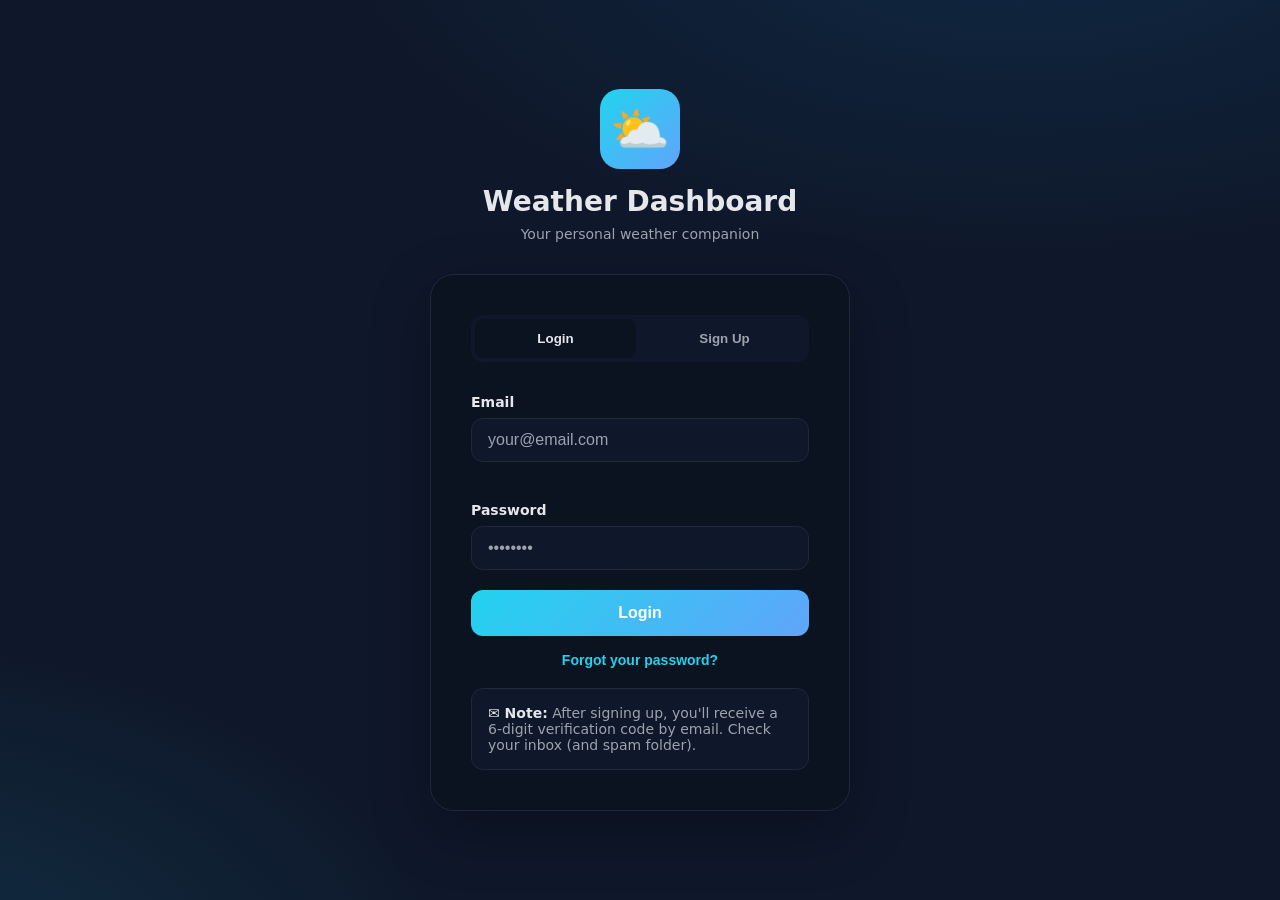
<file: auth.html>
<!DOCTYPE html>
<html lang="en">
<head>
  <meta charset="UTF-8">
  <meta name="viewport" content="width=device-width, initial-scale=1.0">
  <title>Weather Dashboard - Login</title>
  <style>
    :root {
      --bg: #0f172a;
      --bg-grad1: #0ea5e920;
      --bg-grad2: #22d3ee22;
      --card: #0b1220;
      --text: #e5e7eb;
      --muted: #9ca3af;
      --accent: #22d3ee;
      --accent-2: #60a5fa;
      --border: #1f2937;
      --error: #ef4444;
      --success: #10b981;
    }

    * { box-sizing: border-box; margin: 0; padding: 0; }

    body {
      font-family: ui-sans-serif, system-ui, -apple-system, sans-serif;
      background: radial-gradient(1200px 600px at 80% -10%, var(--bg-grad1), transparent 60%),
                  radial-gradient(1000px 600px at -10% 110%, var(--bg-grad2), transparent 60%),
                  var(--bg);
      color: var(--text);
      min-height: 100vh;
      display: flex;
      align-items: center;
      justify-content: center;
      padding: 20px;
    }

    .container { width: 100%; max-width: 420px; }

    .logo { text-align: center; margin-bottom: 32px; }
    .logo-icon {
      width: 80px; height: 80px; margin: 0 auto 16px;
      background: linear-gradient(135deg, var(--accent), var(--accent-2));
      border-radius: 20px; display: flex; align-items: center;
      justify-content: center; font-size: 48px;
    }
    .logo-text { font-size: 28px; font-weight: 700; margin-bottom: 8px; }
    .logo-subtitle { color: var(--muted); font-size: 14px; transition: all 0.3s; }

    .card {
      background: var(--card);
      border: 1px solid var(--border);
      border-radius: 24px;
      padding: 40px;
      box-shadow: 0 20px 60px rgba(0, 0, 0, 0.3);
    }

    /* ── Tabs (Login / Sign Up) ── */
    .tabs {
      display: flex; gap: 8px; margin-bottom: 32px;
      background: var(--bg); padding: 4px; border-radius: 12px;
    }
    .tab {
      flex: 1; padding: 12px; background: transparent; border: none;
      color: var(--muted); font-weight: 600; border-radius: 8px;
      cursor: pointer; transition: all 0.2s;
    }
    .tab.active { background: var(--card); color: var(--text); }
    .tab:hover:not(.active) { color: var(--text); }

    /* ── Views: login/signup tabs vs forgot-password flow ── */
    #tabsView  { display: block; }
    #fpView    { display: none;  }

    /* ── Shared form styles ── */
    .form { display: none; }
    .form.active { display: block; }

    .form-group { margin-bottom: 20px; }
    .form-label { display: block; font-size: 14px; font-weight: 600; margin-bottom: 8px; color: var(--text); }
    .form-input {
      width: 100%; padding: 12px 16px; background: var(--bg);
      border: 1px solid var(--border); border-radius: 12px;
      color: var(--text); font-size: 16px; outline: none; transition: all 0.2s;
    }
    .form-input:focus { border-color: var(--accent); box-shadow: 0 0 0 3px rgba(34, 211, 238, 0.1); }
    .form-input::placeholder { color: var(--muted); }

    .submit-btn {
      width: 100%; padding: 14px;
      background: linear-gradient(135deg, var(--accent), var(--accent-2));
      border: none; border-radius: 12px; color: white;
      font-size: 16px; font-weight: 600; cursor: pointer; transition: all 0.2s;
    }
    .submit-btn:hover:not(:disabled) { transform: translateY(-2px); box-shadow: 0 8px 20px rgba(34, 211, 238, 0.3); }
    .submit-btn:active:not(:disabled) { transform: translateY(0); }
    .submit-btn:disabled { opacity: 0.6; cursor: not-allowed; transform: none; }

    .message {
      padding: 12px 16px; border-radius: 12px; margin-bottom: 20px;
      font-size: 14px; display: none;
    }
    .message.show { display: block; }
    .message.error   { background: rgba(239, 68, 68, 0.1); border: 1px solid var(--error); color: var(--error); }
    .message.success { background: rgba(16, 185, 129, 0.1); border: 1px solid var(--success); color: var(--success); }

    .demo-info {
      background: var(--bg); border: 1px solid var(--border);
      border-radius: 12px; padding: 16px; margin-top: 20px;
      font-size: 14px; color: var(--muted);
    }
    .demo-info strong { color: var(--text); }

    /* ── Forgot password: progress dots ── */
    .fp-progress { display: flex; justify-content: center; gap: 8px; margin-bottom: 28px; }
    .fp-dot { width: 8px; height: 8px; border-radius: 50%; background: var(--border); transition: all 0.3s; }
    .fp-dot.active { background: var(--accent); width: 24px; border-radius: 4px; }
    .fp-dot.done   { background: var(--success); }

    /* ── Forgot password: step screens ── */
    .fp-step { display: none; }
    .fp-step.active { display: block; }

    .fp-header { text-align: center; margin-bottom: 28px; }
    .fp-icon {
      font-size: 48px; margin-bottom: 12px; display: block;
      animation: fpFloat 3s ease-in-out infinite;
    }
    @keyframes fpFloat { 0%,100%{transform:translateY(0)} 50%{transform:translateY(-8px)} }
    .fp-title { font-size: 20px; font-weight: 700; margin-bottom: 6px; }
    .fp-desc  { color: var(--muted); font-size: 14px; line-height: 1.6; }
    .fp-desc strong { color: var(--accent); }

    /* ── OTP boxes ── */
    .otp-row { display: flex; gap: 10px; justify-content: center; margin: 24px 0; }
    .otp-input {
      width: 48px; height: 56px; background: var(--bg); border: 2px solid var(--border);
      border-radius: 12px; color: var(--text); font-size: 22px; font-weight: 700;
      text-align: center; outline: none; transition: all 0.2s;
    }
    .otp-input:focus  { border-color: var(--accent); box-shadow: 0 0 0 3px rgba(34,211,238,0.15); }
    .otp-input.filled  { border-color: var(--accent-2); }
    .otp-input.error   { border-color: var(--error);   background: rgba(239,68,68,0.06); }
    .otp-input.success { border-color: var(--success); background: rgba(16,185,129,0.06); }

    /* ── Password field with show/hide ── */
    .pw-wrap { position: relative; }
    .pw-toggle {
      position: absolute; right: 14px; top: 50%; transform: translateY(-50%);
      background: none; border: none; color: var(--muted); cursor: pointer;
      font-size: 17px; padding: 0; line-height: 1;
    }
    .pw-toggle:hover { color: var(--text); }

    /* ── Strength bar ── */
    .strength-bar { display: flex; gap: 4px; margin-top: 8px; }
    .strength-seg { flex: 1; height: 3px; border-radius: 2px; background: var(--border); transition: background 0.3s; }
    .strength-label { font-size: 12px; margin-top: 4px; color: var(--muted); min-height: 16px; }

    /* ── Resend / timer ── */
    .resend-row { text-align: center; margin-top: 20px; font-size: 14px; color: var(--muted); }
    .resend-btn {
      background: none; border: none; color: var(--accent); font-size: 14px;
      cursor: pointer; font-weight: 600; padding: 0;
    }
    .resend-btn:disabled { opacity: 0.4; cursor: not-allowed; color: var(--muted); }
    .fp-timer { display: inline-block; color: var(--accent-2); font-weight: 600; min-width: 36px; }

    /* ── Back link inside forgot-password view ── */
    .fp-back {
      display: flex; align-items: center; gap: 6px;
      background: none; border: none; color: var(--muted);
      font-size: 14px; cursor: pointer; padding: 0; margin-bottom: 20px;
      transition: color 0.2s;
    }
    .fp-back:hover { color: var(--accent); }

    /* ── Success checkmark ── */
    .fp-checkmark {
      font-size: 60px; display: block; text-align: center; margin-bottom: 12px;
      animation: fpPop 0.5s cubic-bezier(0.175,0.885,0.32,1.275);
    }
    @keyframes fpPop { 0%{transform:scale(0);opacity:0} 100%{transform:scale(1);opacity:1} }

    @keyframes shake {
      0%, 100% { transform: translateX(0); }
      25% { transform: translateX(-10px); }
      75% { transform: translateX(10px); }
    }
    .shake { animation: shake 0.3s; }
  </style>
</head>
<body>
  <div class="container">
    <div class="logo">
      <div class="logo-icon">⛅</div>
      <div class="logo-text">Weather Dashboard</div>
      <div class="logo-subtitle" id="logoSubtitle">Your personal weather companion</div>
    </div>

    <div class="card">

      <!-- ════════════════════════════════════════
           VIEW A: Login / Sign Up tabs
      ════════════════════════════════════════ -->
      <div id="tabsView">
        <div class="tabs">
          <button class="tab active" data-tab="login">Login</button>
          <button class="tab" data-tab="signup">Sign Up</button>
        </div>

        <div id="message" class="message"></div>

        <!-- Login Form -->
        <form id="loginForm" class="form active">
          <div class="form-group">
            <label class="form-label" for="loginEmail">Email</label>
            <input type="email" id="loginEmail" class="form-input" placeholder="your@email.com" required />
            <span class="field-hint" style="font-size:12px;margin-top:4px;display:block;min-height:16px;"></span>
          </div>
          <div class="form-group">
            <label class="form-label" for="loginPassword">Password</label>
            <input type="password" id="loginPassword" class="form-input" placeholder="••••••••" required />
          </div>
          <button type="submit" class="submit-btn">Login</button>
          <div style="text-align:center;margin-top:16px;font-size:14px;color:var(--muted)">
            <button type="button" id="goToForgot" style="background:none;border:none;color:var(--accent);font-size:14px;font-weight:600;cursor:pointer;">
              Forgot your password?
            </button>
          </div>
        </form>

        <!-- Signup Form -->
        <form id="signupForm" class="form">
          <div class="form-group">
            <label class="form-label" for="signupName">Full Name</label>
            <input type="text" id="signupName" class="form-input" placeholder="John Doe" required />
          </div>
          <div class="form-group">
            <label class="form-label" for="signupEmail">Email</label>
            <input type="email" id="signupEmail" class="form-input" placeholder="your@email.com" required />
            <span class="field-hint" style="font-size:12px;margin-top:4px;display:block;min-height:16px;"></span>
          </div>
          <div class="form-group">
            <label class="form-label" for="signupPassword">Password</label>
            <input type="password" id="signupPassword" class="form-input" placeholder="At least 6 characters" required minlength="6" />
          </div>
          <button type="submit" class="submit-btn">Create Account</button>
        </form>

        <div class="demo-info">
          <strong>✉️ Note:</strong> After signing up, you'll receive a 6-digit verification code by email. Check your inbox (and spam folder).
        </div>
      </div><!-- /tabsView -->


      <!-- ════════════════════════════════════════
           VIEW B: Forgot Password flow
      ════════════════════════════════════════ -->
      <div id="fpView">
        <button class="fp-back" id="fpBackBtn">← Back to Login</button>

        <!-- Progress dots -->
        <div class="fp-progress">
          <div class="fp-dot active" id="fpDot1"></div>
          <div class="fp-dot" id="fpDot2"></div>
          <div class="fp-dot" id="fpDot3"></div>
        </div>

        <div id="fpMessage" class="message"></div>

        <!-- FP Step 1: Enter email -->
        <div class="fp-step active" id="fpStep1">
          <div class="fp-header">
            <span class="fp-icon">🔑</span>
            <div class="fp-title">Forgot your password?</div>
            <div class="fp-desc">Enter your email and we'll send a 6-digit reset code.</div>
          </div>
          <div class="form-group">
            <label class="form-label" for="fpEmail">Email Address</label>
            <input type="email" id="fpEmail" class="form-input" placeholder="your@email.com" autocomplete="email" />
            <span id="fpEmailHint" style="font-size:12px;margin-top:4px;display:block;min-height:16px;"></span>
          </div>
          <button class="submit-btn" id="fpSendBtn">Send Reset Code</button>
        </div>

        <!-- FP Step 2: Enter OTP -->
        <div class="fp-step" id="fpStep2">
          <div class="fp-header">
            <span class="fp-icon">📨</span>
            <div class="fp-title">Enter the code</div>
            <div class="fp-desc">We sent a 6-digit code to<br><strong id="fpEmailDisplay">your email</strong></div>
          </div>
          <div class="otp-row" id="fpOtpRow">
            <input class="otp-input" maxlength="1" inputmode="numeric" pattern="[0-9]" autocomplete="one-time-code" id="fpotp0">
            <input class="otp-input" maxlength="1" inputmode="numeric" pattern="[0-9]" id="fpotp1">
            <input class="otp-input" maxlength="1" inputmode="numeric" pattern="[0-9]" id="fpotp2">
            <input class="otp-input" maxlength="1" inputmode="numeric" pattern="[0-9]" id="fpotp3">
            <input class="otp-input" maxlength="1" inputmode="numeric" pattern="[0-9]" id="fpotp4">
            <input class="otp-input" maxlength="1" inputmode="numeric" pattern="[0-9]" id="fpotp5">
          </div>
          <button class="submit-btn" id="fpVerifyBtn" disabled>Verify Code</button>
          <div class="resend-row">
            Didn't receive it?&nbsp;
            <button class="resend-btn" id="fpResendBtn" disabled>Resend</button>
            <span class="fp-timer" id="fpTimer"></span>
          </div>
        </div>

        <!-- FP Step 3: New password -->
        <div class="fp-step" id="fpStep3">
          <div class="fp-header">
            <span class="fp-icon">🔒</span>
            <div class="fp-title">Set a new password</div>
            <div class="fp-desc">Choose a strong password for your account.</div>
          </div>
          <div class="form-group">
            <label class="form-label" for="fpNewPw">New Password</label>
            <div class="pw-wrap">
              <input type="password" id="fpNewPw" class="form-input" placeholder="At least 6 characters" autocomplete="new-password" />
              <button type="button" class="pw-toggle" id="fpToggleNew">👁</button>
            </div>
            <div class="strength-bar">
              <div class="strength-seg" id="fpSeg1"></div>
              <div class="strength-seg" id="fpSeg2"></div>
              <div class="strength-seg" id="fpSeg3"></div>
              <div class="strength-seg" id="fpSeg4"></div>
            </div>
            <div class="strength-label" id="fpStrengthLabel"></div>
          </div>
          <div class="form-group">
            <label class="form-label" for="fpConfirmPw">Confirm Password</label>
            <div class="pw-wrap">
              <input type="password" id="fpConfirmPw" class="form-input" placeholder="Repeat your new password" autocomplete="new-password" />
              <button type="button" class="pw-toggle" id="fpToggleConfirm">👁</button>
            </div>
            <span id="fpMatchHint" style="font-size:12px;margin-top:4px;display:block;min-height:16px;"></span>
          </div>
          <button class="submit-btn" id="fpResetBtn">Reset Password</button>
        </div>

        <!-- FP Step 4: Success -->
        <div class="fp-step" id="fpStep4">
          <span class="fp-checkmark">✅</span>
          <div style="text-align:center">
            <div class="fp-title" style="margin-bottom:10px">Password Reset!</div>
            <div class="fp-desc">Your password has been updated.<br>Taking you back to login…</div>
          </div>
        </div>

      </div><!-- /fpView -->

    </div><!-- /card -->
  </div><!-- /container -->

  <script>
    // ─────────────────────────────────────────────────────────
    //  SHARED UTILITIES
    // ─────────────────────────────────────────────────────────
    function isValidEmail(email) {
      const re = /^[a-zA-Z0-9._%+\-]+@[a-zA-Z0-9.\-]+\.[a-zA-Z]{2,6}$/;
      if (!re.test(email)) return false;
      const [local, domain] = email.split('@');
      if (!local || !domain || !domain.includes('.')) return false;
      const parts = domain.split('.');
      return parts[parts.length - 1].length >= 2 && parts[0].length >= 1;
    }

    function validateEmailField(input) {
      const val  = input.value.trim();
      const hint = input.parentElement.querySelector('.field-hint');
      if (!val) { input.style.borderColor = ''; if (hint) hint.textContent = ''; return false; }
      if (!isValidEmail(val)) {
        input.style.borderColor = 'var(--error)';
        if (hint) { hint.textContent = '⚠ Enter a valid email like you@gmail.com'; hint.style.color = 'var(--error)'; }
        return false;
      }
      input.style.borderColor = 'var(--success)';
      if (hint) { hint.textContent = '✓ Looks good!'; hint.style.color = 'var(--success)'; }
      return true;
    }

    document.querySelectorAll('input[type="email"]').forEach(input => {
      input.addEventListener('blur', () => validateEmailField(input));
      input.addEventListener('input', () => { if (input.style.borderColor === 'var(--error)') validateEmailField(input); });
    });

    // ─────────────────────────────────────────────────────────
    //  VIEW SWITCHING: tabs <-> forgot-password
    // ─────────────────────────────────────────────────────────
    const tabsView = document.getElementById('tabsView');
    const fpView   = document.getElementById('fpView');

    function showForgotPassword() {
      tabsView.style.display = 'none';
      fpView.style.display   = 'block';
      document.getElementById('logoSubtitle').textContent = 'Reset your password';
      resetFpFlow();
    }

    function showTabsView() {
      fpView.style.display   = 'none';
      tabsView.style.display = 'block';
      document.getElementById('logoSubtitle').textContent = 'Your personal weather companion';
      hideMessage();
    }

    document.getElementById('goToForgot').addEventListener('click', showForgotPassword);
    document.getElementById('fpBackBtn').addEventListener('click', showTabsView);

    // ─────────────────────────────────────────────────────────
    //  TAB SWITCHING (Login / Sign Up)
    // ─────────────────────────────────────────────────────────
    const tabs     = document.querySelectorAll('.tab');
    const forms    = document.querySelectorAll('.form');
    const messageEl = document.getElementById('message');

    tabs.forEach(tab => {
      tab.addEventListener('click', () => {
        tabs.forEach(t => t.classList.remove('active'));
        forms.forEach(f => f.classList.remove('active'));
        tab.classList.add('active');
        document.getElementById(tab.dataset.tab + 'Form').classList.add('active');
        hideMessage();
      });
    });

    function showMessage(msg, type = 'error') {
      messageEl.textContent = msg;
      messageEl.className   = `message show ${type}`;
      if (type === 'error') {
        messageEl.classList.add('shake');
        setTimeout(() => messageEl.classList.remove('shake'), 300);
      }
    }
    function hideMessage() { messageEl.className = 'message'; }

    // ─────────────────────────────────────────────────────────
    //  LOGIN FORM
    // ─────────────────────────────────────────────────────────
    document.getElementById('loginForm').addEventListener('submit', async (e) => {
      e.preventDefault();
      const emailInput = document.getElementById('loginEmail');
      const email      = emailInput.value.trim();
      const password   = document.getElementById('loginPassword').value;
      const btn        = e.target.querySelector('.submit-btn');

      if (!isValidEmail(email)) { validateEmailField(emailInput); showMessage('Please enter a valid email address (e.g. you@gmail.com)'); return; }

      btn.disabled = true; btn.textContent = 'Logging in...'; hideMessage();
      try {
        const res  = await fetch('/api/auth/login', { method:'POST', headers:{'Content-Type':'application/json'}, body: JSON.stringify({ email, password }) });
        const data = await res.json();
        if (data.success) {
          localStorage.setItem('sessionToken', data.sessionToken);
          localStorage.setItem('user', JSON.stringify(data.user));
          showMessage('Login successful! Redirecting...', 'success');
          setTimeout(() => { window.location.href = '/dashboard.html'; }, 1000);
        } else if (data.requiresVerification) {
          showMessage('Please verify your email. A new code has been sent.', 'error');
          setTimeout(() => { window.location.href = '/verify-email.html?email=' + encodeURIComponent(data.email); }, 1500);
        } else {
          showMessage(data.message);
        }
      } catch { showMessage('Network error. Please try again.'); }
      finally { btn.disabled = false; btn.textContent = 'Login'; }
    });

    // ─────────────────────────────────────────────────────────
    //  SIGNUP FORM
    // ─────────────────────────────────────────────────────────
    document.getElementById('signupForm').addEventListener('submit', async (e) => {
      e.preventDefault();
      const name       = document.getElementById('signupName').value;
      const emailInput = document.getElementById('signupEmail');
      const email      = emailInput.value.trim();
      const password   = document.getElementById('signupPassword').value;
      const btn        = e.target.querySelector('.submit-btn');

      if (!isValidEmail(email)) { validateEmailField(emailInput); showMessage('Please enter a valid email address (e.g. you@gmail.com)'); return; }

      btn.disabled = true; btn.textContent = 'Creating account...'; hideMessage();
      try {
        const res  = await fetch('/api/auth/signup', { method:'POST', headers:{'Content-Type':'application/json'}, body: JSON.stringify({ name, email, password }) });
        const data = await res.json();
        if (data.success && data.requiresVerification) {
          showMessage('Account created! Redirecting to email verification...', 'success');
          setTimeout(() => { window.location.href = '/verify-email.html?email=' + encodeURIComponent(data.email); }, 1000);
        } else if (data.success) {
          localStorage.setItem('sessionToken', data.sessionToken);
          localStorage.setItem('user', JSON.stringify(data.user));
          showMessage('Account created! Redirecting...', 'success');
          setTimeout(() => { window.location.href = '/dashboard.html'; }, 1000);
        } else {
          showMessage(data.message);
        }
      } catch { showMessage('Network error. Please try again.'); }
      finally { btn.disabled = false; btn.textContent = 'Create Account'; }
    });

    // ─────────────────────────────────────────────────────────
    //  ALREADY LOGGED IN CHECK
    // ─────────────────────────────────────────────────────────
    const sessionToken = localStorage.getItem('sessionToken');
    if (sessionToken) {
      fetch('/api/auth/check', { method:'POST', headers:{'Content-Type':'application/json'}, body: JSON.stringify({ sessionToken }) })
        .then(r => r.json()).then(d => { if (d.authenticated) window.location.href = '/dashboard.html'; })
        .catch(() => {});
    }

    // ─────────────────────────────────────────────────────────
    //  FORGOT PASSWORD FLOW
    // ─────────────────────────────────────────────────────────
    let fpEmail = '', fpResetToken = '', fpCountdown;

    function fpShowMsg(text, type = 'error') {
      const el = document.getElementById('fpMessage');
      el.textContent = text; el.className = `message show ${type}`;
      if (type === 'error') { el.classList.add('shake'); setTimeout(() => el.classList.remove('shake'), 300); }
    }
    function fpHideMsg() { document.getElementById('fpMessage').className = 'message'; }

    function fpGoToStep(n) {
      document.querySelectorAll('.fp-step').forEach((s, i) => s.classList.toggle('active', i + 1 === n));
      ['fpDot1','fpDot2','fpDot3'].forEach((id, i) => {
        document.getElementById(id).className = 'fp-dot' + (i + 1 < n ? ' done' : i + 1 === n ? ' active' : '');
      });
      fpHideMsg();
    }

    function resetFpFlow() {
      fpEmail = ''; fpResetToken = '';
      clearInterval(fpCountdown);
      fpGoToStep(1);
      document.getElementById('fpEmail').value = '';
      document.getElementById('fpEmail').style.borderColor = '';
      document.getElementById('fpEmailHint').textContent = '';
      fpOtpInputs.forEach(i => { i.value = ''; i.className = 'otp-input'; });
      document.getElementById('fpVerifyBtn').disabled = true;
      document.getElementById('fpNewPw').value = '';
      document.getElementById('fpConfirmPw').value = '';
      document.getElementById('fpStrengthLabel').textContent = '';
      document.getElementById('fpMatchHint').textContent = '';
      [1,2,3,4].forEach(n => document.getElementById('fpSeg'+n).style.background = 'var(--border)');
      fpHideMsg();
    }

    // -- Step 1: Send OTP --
    const fpEmailInput = document.getElementById('fpEmail');
    const fpEmailHint  = document.getElementById('fpEmailHint');

    fpEmailInput.addEventListener('blur', fpValidateEmail);
    fpEmailInput.addEventListener('input', () => { if (fpEmailInput.style.borderColor === 'var(--error)') fpValidateEmail(); });
    fpEmailInput.addEventListener('keydown', e => { if (e.key === 'Enter') document.getElementById('fpSendBtn').click(); });

    function fpValidateEmail() {
      const val = fpEmailInput.value.trim();
      if (!val) { fpEmailInput.style.borderColor = ''; fpEmailHint.textContent = ''; return false; }
      if (!isValidEmail(val)) {
        fpEmailInput.style.borderColor = 'var(--error)';
        fpEmailHint.textContent = '⚠ Enter a valid email like you@gmail.com';
        fpEmailHint.style.color = 'var(--error)';
        return false;
      }
      fpEmailInput.style.borderColor = 'var(--success)';
      fpEmailHint.textContent = '✓ Looks good!';
      fpEmailHint.style.color = 'var(--success)';
      return true;
    }

    document.getElementById('fpSendBtn').addEventListener('click', async () => {
      if (!fpValidateEmail()) { fpShowMsg('Please enter a valid email address.'); return; }
      fpEmail = fpEmailInput.value.trim().toLowerCase();
      const btn = document.getElementById('fpSendBtn');
      btn.disabled = true; btn.textContent = 'Sending…'; fpHideMsg();
      try {
        const res  = await fetch('/api/auth/forgot-password', { method:'POST', headers:{'Content-Type':'application/json'}, body: JSON.stringify({ email: fpEmail }) });
        const data = await res.json();
        if (data.success) {
          document.getElementById('fpEmailDisplay').textContent = fpEmail;
          fpGoToStep(2);
          fpStartCountdown(60);
          fpOtpInputs[0].focus();
        } else {
          fpShowMsg(data.message || 'Something went wrong. Please try again.');
        }
      } catch { fpShowMsg('Network error. Please try again.'); }
      finally { btn.disabled = false; btn.textContent = 'Send Reset Code'; }
    });

    // -- Step 2: OTP --
    const fpOtpInputs = Array.from({ length: 6 }, (_, i) => document.getElementById('fpotp' + i));
    const fpVerifyBtn = document.getElementById('fpVerifyBtn');

    function fpGetOTP() { return fpOtpInputs.map(i => i.value).join(''); }
    function fpCheckComplete() {
      const ok = fpOtpInputs.every(i => /[0-9]/.test(i.value));
      fpVerifyBtn.disabled = !ok;
      fpOtpInputs.forEach(i => i.classList.toggle('filled', /[0-9]/.test(i.value)));
    }

    fpOtpInputs.forEach((input, idx) => {
      input.addEventListener('paste', e => {
        e.preventDefault();
        const digits = (e.clipboardData || window.clipboardData).getData('text').replace(/\D/g,'').slice(0,6);
        digits.split('').forEach((d, i) => { if (fpOtpInputs[i]) fpOtpInputs[i].value = d; });
        fpOtpInputs[Math.min(digits.length, 5)].focus();
        fpCheckComplete();
      });
      input.addEventListener('input', e => {
        const val = e.target.value;
        if (val.length > 1) {
          const digits = val.replace(/\D/g,'').slice(0,6);
          digits.split('').forEach((d, i) => { if (fpOtpInputs[i]) fpOtpInputs[i].value = d; });
          fpOtpInputs[Math.min(digits.length, 5)].focus();
          fpCheckComplete(); return;
        }
        if (val && !/[0-9]/.test(val)) { input.value = ''; return; }
        if (val && idx < 5) fpOtpInputs[idx + 1].focus();
        fpCheckComplete();
      });
      input.addEventListener('keydown', e => {
        if (e.key === 'Backspace' && !input.value && idx > 0) { fpOtpInputs[idx-1].value = ''; fpOtpInputs[idx-1].focus(); fpCheckComplete(); }
        if (e.key === 'ArrowLeft'  && idx > 0) fpOtpInputs[idx-1].focus();
        if (e.key === 'ArrowRight' && idx < 5) fpOtpInputs[idx+1].focus();
      });
    });

    // Auto-submit on last digit
    fpOtpInputs[5].addEventListener('input', () => { if (fpGetOTP().length === 6) setTimeout(() => fpVerifyBtn.click(), 250); });

    fpVerifyBtn.addEventListener('click', async () => {
      const otp = fpGetOTP();
      if (otp.length !== 6) return;
      fpVerifyBtn.disabled = true; fpVerifyBtn.textContent = 'Verifying…'; fpHideMsg();
      try {
        const res  = await fetch('/api/auth/verify-reset-otp', { method:'POST', headers:{'Content-Type':'application/json'}, body: JSON.stringify({ email: fpEmail, otp }) });
        const data = await res.json();
        if (data.success) {
          fpResetToken = data.resetToken;
          fpOtpInputs.forEach(i => i.classList.add('success'));
          setTimeout(() => { fpGoToStep(3); document.getElementById('fpNewPw').focus(); }, 400);
        } else {
          fpOtpInputs.forEach(i => i.classList.add('error'));
          document.getElementById('fpOtpRow').classList.add('shake');
          setTimeout(() => document.getElementById('fpOtpRow').classList.remove('shake'), 350);
          fpShowMsg(data.message || 'Invalid code. Please try again.');
          fpVerifyBtn.disabled = false; fpVerifyBtn.textContent = 'Verify Code';
          setTimeout(() => { fpOtpInputs.forEach(i => { i.value=''; i.classList.remove('error','filled'); }); fpOtpInputs[0].focus(); fpCheckComplete(); }, 900);
        }
      } catch { fpShowMsg('Network error. Please try again.'); fpVerifyBtn.disabled = false; fpVerifyBtn.textContent = 'Verify Code'; }
    });

    function fpStartCountdown(sec) {
      clearInterval(fpCountdown);
      let s = sec;
      const btn = document.getElementById('fpResendBtn');
      const timer = document.getElementById('fpTimer');
      btn.disabled = true;
      const tick = () => { timer.textContent = s > 0 ? `(${s}s)` : ''; if (s-- <= 0) { btn.disabled = false; clearInterval(fpCountdown); } };
      tick(); fpCountdown = setInterval(tick, 1000);
    }

    document.getElementById('fpResendBtn').addEventListener('click', async () => {
      document.getElementById('fpResendBtn').disabled = true; fpHideMsg();
      try {
        const res  = await fetch('/api/auth/forgot-password', { method:'POST', headers:{'Content-Type':'application/json'}, body: JSON.stringify({ email: fpEmail }) });
        const data = await res.json();
        if (data.success) {
          fpShowMsg('New code sent! Check your inbox.', 'success');
          fpOtpInputs.forEach(i => { i.value=''; i.classList.remove('filled','error','success'); });
          fpOtpInputs[0].focus(); fpCheckComplete(); fpStartCountdown(60);
        } else { fpShowMsg(data.message || 'Could not resend. Please try again.'); fpStartCountdown(30); }
      } catch { fpShowMsg('Network error. Please try again.'); document.getElementById('fpResendBtn').disabled = false; }
    });

    // -- Step 3: New password --
    const fpNewPw    = document.getElementById('fpNewPw');
    const fpConfirmPw = document.getElementById('fpConfirmPw');
    const fpSegs     = [1,2,3,4].map(n => document.getElementById('fpSeg' + n));
    const fpStrLabel = document.getElementById('fpStrengthLabel');
    const fpMatchHint = document.getElementById('fpMatchHint');

    document.getElementById('fpToggleNew').addEventListener('click', () => {
      fpNewPw.type = fpNewPw.type === 'password' ? 'text' : 'password';
      document.getElementById('fpToggleNew').textContent = fpNewPw.type === 'password' ? '👁' : '🙈';
    });
    document.getElementById('fpToggleConfirm').addEventListener('click', () => {
      fpConfirmPw.type = fpConfirmPw.type === 'password' ? 'text' : 'password';
      document.getElementById('fpToggleConfirm').textContent = fpConfirmPw.type === 'password' ? '👁' : '🙈';
    });

    const strengthColors = ['','#ef4444','#f97316','#eab308','#10b981'];
    const strengthNames  = ['','Weak','Fair','Good','Strong'];

    function getStrength(pw) {
      let s = 0;
      if (pw.length >= 6)  s++;
      if (pw.length >= 10) s++;
      if (/[A-Z]/.test(pw) && /[a-z]/.test(pw)) s++;
      if (/[0-9]/.test(pw)) s++;
      if (/[^A-Za-z0-9]/.test(pw)) s++;
      return Math.min(s, 4);
    }

    fpNewPw.addEventListener('input', () => {
      const score = fpNewPw.value ? getStrength(fpNewPw.value) : 0;
      fpSegs.forEach((seg, i) => { seg.style.background = i < score ? strengthColors[score] : 'var(--border)'; });
      fpStrLabel.textContent = fpNewPw.value ? strengthNames[score] : '';
      fpStrLabel.style.color = strengthColors[score] || 'var(--muted)';
      fpCheckMatch();
    });
    fpConfirmPw.addEventListener('input', fpCheckMatch);

    function fpCheckMatch() {
      const pw = fpNewPw.value, conf = fpConfirmPw.value;
      if (!conf) { fpMatchHint.textContent = ''; fpConfirmPw.style.borderColor = ''; return; }
      if (pw === conf) {
        fpConfirmPw.style.borderColor = 'var(--success)';
        fpMatchHint.textContent = '✓ Passwords match'; fpMatchHint.style.color = 'var(--success)';
      } else {
        fpConfirmPw.style.borderColor = 'var(--error)';
        fpMatchHint.textContent = '✗ Passwords do not match'; fpMatchHint.style.color = 'var(--error)';
      }
    }

    document.getElementById('fpResetBtn').addEventListener('click', async () => {
      const pw = fpNewPw.value, conf = fpConfirmPw.value;
      if (pw.length < 6)  { fpShowMsg('Password must be at least 6 characters.'); return; }
      if (pw !== conf)    { fpShowMsg('Passwords do not match.'); return; }
      if (!fpResetToken)  { fpShowMsg('Session expired. Please start over.'); fpGoToStep(1); return; }

      const btn = document.getElementById('fpResetBtn');
      btn.disabled = true; btn.textContent = 'Resetting…'; fpHideMsg();
      try {
        const res  = await fetch('/api/auth/reset-password', { method:'POST', headers:{'Content-Type':'application/json'}, body: JSON.stringify({ email: fpEmail, resetToken: fpResetToken, newPassword: pw }) });
        const data = await res.json();
        if (data.success) {
          fpGoToStep(4);
          setTimeout(() => { showTabsView(); }, 2500);
        } else {
          fpShowMsg(data.message || 'Could not reset password. Please try again.');
          btn.disabled = false; btn.textContent = 'Reset Password';
        }
      } catch { fpShowMsg('Network error. Please try again.'); btn.disabled = false; btn.textContent = 'Reset Password'; }
    });
  </script>
</body>
</html>
</file>
